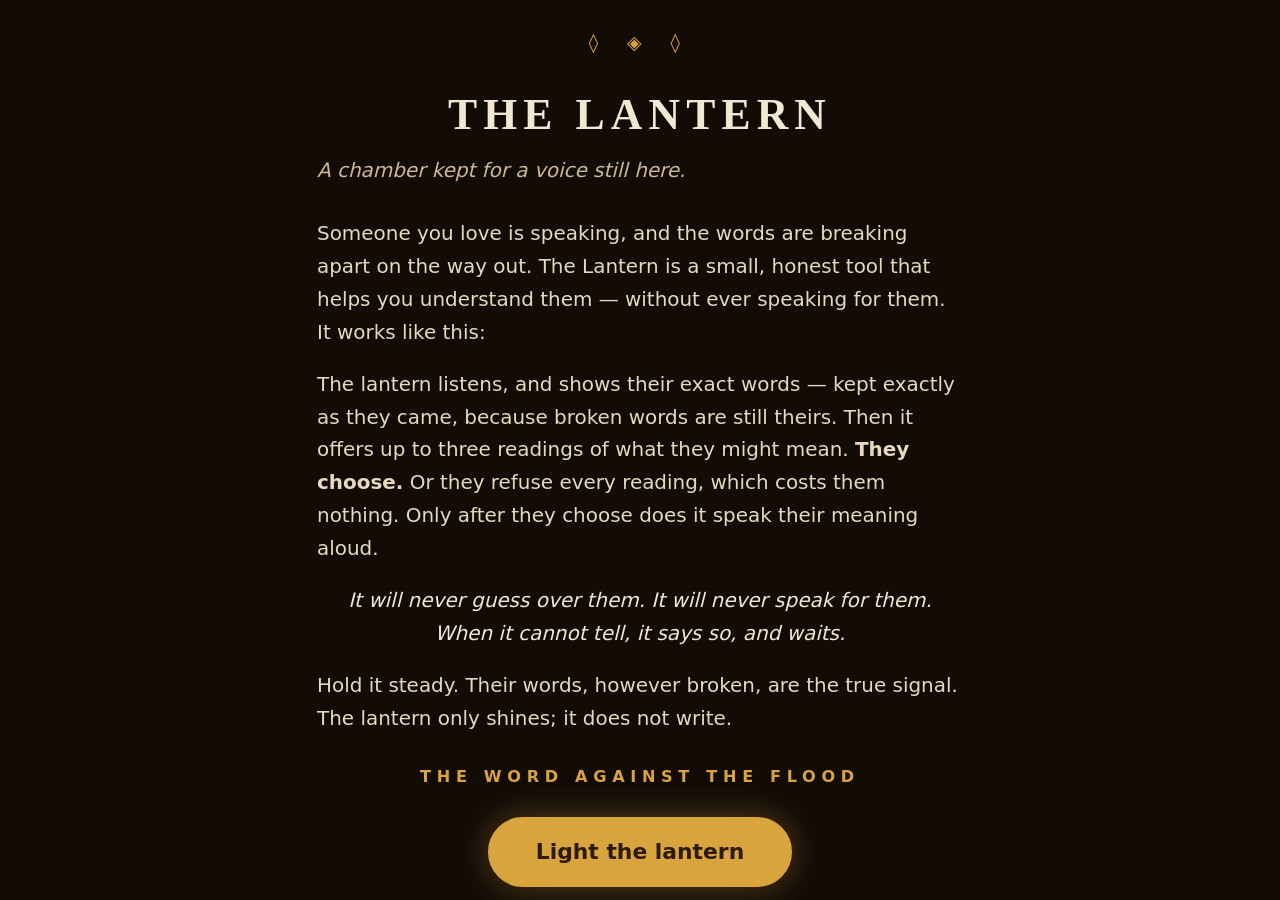
<file: static/index.html>
<!DOCTYPE html>
<html lang="en">
<head>
  <meta charset="UTF-8">
  <meta name="viewport" content="width=device-width, initial-scale=1.0, viewport-fit=cover">
  <title>The Lantern</title>
  <meta name="description" content="A live communication aid for a voice still here. It listens, shows exact words, offers readings — and only speaks what the person chooses.">
  <meta name="theme-color" id="theme-color-meta" content="#171009">
  <link rel="stylesheet" href="style.css">
  <link rel="manifest" href="manifest.webmanifest">
  <link rel="icon" href="icon.svg" type="image/svg+xml">
  <link rel="apple-touch-icon" href="icon-180.png">
</head>
<body>

  <!-- ================= The threshold ====================================
       Shown once, on first arrival. Written for the one who carried the
       lantern here. Crossing it is remembered on this device. -->
  <div id="threshold" class="threshold hidden" role="dialog" aria-label="The threshold">
    <div class="threshold-inner">
      <div class="sigil">&#9674; &#9672; &#9674;</div>
      <h1>THE LANTERN</h1>
      <p class="threshold-kicker">A chamber kept for a voice still here.</p>

      <p>Someone you love is speaking, and the words are breaking apart on
        the way out. The Lantern is a small, honest tool that helps you
        understand them &mdash; without ever speaking for them. It works
        like this:</p>

      <p>The lantern listens, and shows their exact words &mdash; kept
        exactly as they came, because broken words are still theirs. Then it
        offers up to three readings of what they might mean. <strong>They
        choose.</strong> Or they refuse every reading, which costs them
        nothing. Only after they choose does it speak their meaning aloud.</p>

      <p class="threshold-vow">It will never guess over them. It will never
        speak for them. When it cannot tell, it says so, and waits.</p>

      <p>Hold it steady. Their words, however broken, are the true signal.
        The lantern only shines; it does not write.</p>

      <div class="threshold-motto">THE WORD AGAINST THE FLOOD</div>

      <button id="threshold-begin" class="threshold-begin">Light the lantern</button>

      <div><a class="threshold-book-link" href="about.html">The whole story, the rite, and the laws:
        The Book of the Lantern &rarr;</a></div>
    </div>
  </div>

  <!-- ================= Show-big overlay =================================
       One confirmed meaning, filling the screen. Tap anywhere to close. -->
  <div id="show-big" class="show-big-overlay hidden" role="dialog" aria-label="Shown large">
    <div id="show-big-text" class="show-big-text"></div>
    <div class="show-big-hint">tap anywhere to close</div>
  </div>

  <main class="app">

    <!-- ================= Header: name, mode toggle, settings ============ -->
    <header class="top">
      <div class="brand">
        <h1>The Lantern</h1>
        <p class="tagline">For a voice still here.</p>
      </div>
      <div class="top-controls">
        <!-- Whose words the lantern is hearing. Voice = the person; their
             words get readings. Keeper = the companion; their words go
             straight into the record for context. -->
        <div class="mode-toggle" role="group" aria-label="Whose words">
          <button id="mode-voice" class="mode-btn active" aria-pressed="true">Voice</button>
          <button id="mode-keeper" class="mode-btn" aria-pressed="false">Keeper</button>
        </div>
        <button class="hh" aria-expanded="false" aria-controls="tip-mode" aria-label="What do Voice and Keeper mean?">?</button>
        <button id="settings-btn" class="settings-btn" aria-label="Open settings">Settings</button>
      </div>
    </header>
    <div class="hh-tip" id="tip-mode"><strong>Voice</strong> is the person the lantern serves —
      their words get readings to choose from. <strong>Keeper</strong> is whoever tends the
      lantern with them — keeper words go straight into the record, as context, with no readings.
      Switch before tapping the lantern.</div>

    <!-- ================= The lantern: live words + one big flame ======== -->
    <section class="talk" aria-label="The lantern">
      <div id="transcript" class="transcript" aria-live="polite">
        <span class="transcript-hint">Tap the lantern, speak, then tap again.</span>
      </div>

      <button id="lantern-btn" class="lantern" aria-label="Light the lantern and listen">
        <svg class="lantern-icon" viewBox="0 0 24 24" aria-hidden="true" fill="currentColor">
          <path d="M12 15a4 4 0 0 0 4-4V6a4 4 0 1 0-8 0v5a4 4 0 0 0 4 4z"/>
          <path d="M19 11a1 1 0 1 0-2 0 5 5 0 0 1-10 0 1 1 0 1 0-2 0 7 7 0 0 0 6 6.92V20H8.5a1 1 0 1 0 0 2h7a1 1 0 1 0 0-2H13v-2.08A7 7 0 0 0 19 11z"/>
        </svg>
        <span id="lantern-label" class="lantern-label">Tap to talk</span>
      </button>
      <p id="lantern-status" class="lantern-status" aria-live="polite"></p>

      <!-- Quick words: the person's own common needs, one tap each.
           A tap here is the person choosing -- it speaks and is recorded
           as their chosen words. Filled from the prism. -->
      <div id="quick-words" class="quick-words" aria-label="Quick words"></div>

      <!-- Offer-by-hand: revealed when this browser cannot hear speech
           (many iPhones). Typed words become a card the person still taps
           -- the second law holds on every device. -->
      <div id="hand-row" class="hand-row hidden">
        <input id="hand-input" type="text" autocomplete="off"
               placeholder="Offer words by hand&hellip;" aria-label="Offer words by hand">
        <button id="hand-add" class="type-add-btn">Show as a choice</button>
      </div>
    </section>

    <!-- ================= Readings: cards or an honest unclear =========== -->
    <!-- First law: the verbatim fragment stays visible right above the
         readings that interpret it, always. -->
    <section id="response-area" class="response-area hidden" aria-label="Possible meanings">
      <div class="fragment-echo">
        <span class="chip chip-verbatim">heard</span>
        <span id="fragment-echo-text" class="fragment-echo-text"></span>
      </div>

      <div id="thinking" class="thinking hidden">The lantern is reading&hellip;</div>

      <!-- Readings 1-3 plus "None of these" are rendered here by app.js.
           Third law: "None of these" is always present, same size. -->
      <div id="cards" class="cards"></div>

      <!-- Fifth law: when the reader cannot tell, we say so gently
           instead of forcing three guesses. -->
      <div id="unclear-panel" class="unclear hidden">
        <p class="unclear-title">The lantern can&rsquo;t make this out yet.</p>
        <p id="unclear-reason" class="unclear-reason"></p>
        <p class="unclear-help">Try again when ready &mdash; or offer words by hand below.</p>
      </div>

      <!-- Words offered by hand become one more reading. The person still
           taps to confirm -- offering never skips their choice. -->
      <div class="type-instead">
        <input id="type-input" type="text" autocomplete="off"
               placeholder="Or offer words by hand&hellip;" aria-label="Offer words by hand">
        <button id="type-add" class="type-add-btn">Show as a choice</button>
      </div>
    </section>

    <!-- ================= The record ====================================== -->
    <section class="record-section" aria-label="The record">
      <header class="record-header">
        <h2>The Record
          <button class="hh" aria-expanded="false" aria-controls="tip-chips" aria-label="What do the colored tags mean?">?</button>
        </h2>
        <!-- Fourth law: every utterance carries a provenance chip, one of
             exactly four, so the record never forgets where words came from. -->
        <div class="legend">
          <span class="chip chip-verbatim">verbatim</span>
          <span class="chip chip-confirmed">confirmed-reading</span>
          <span class="chip chip-chosen">chosen</span>
          <span class="chip chip-keeper">keeper</span>
        </div>
      </header>
      <div class="hh-tip" id="tip-chips">Every line remembers where its words came from:
        <strong>verbatim</strong> — their exact words, untouched;
        <strong>confirmed-reading</strong> — a reading they chose by tap (it keeps the
        original fragment underneath, always);
        <strong>chosen</strong> — words they picked by hand;
        <strong>keeper</strong> — the companion speaking for themself.
        The lantern never writes a line of its own.</div>
      <ol id="record" class="record"></ol>
      <p id="record-empty" class="record-empty">Nothing yet. What gets through appears here.</p>
    </section>

    <footer class="chamber-foot">
      <a href="about.html" style="color: inherit; text-decoration: none;"
         aria-label="Open the Book of the Lantern">&#9674; &#9672; &#9674;</a>
    </footer>
  </main>

  <!-- ================= Settings drawer ================================== -->
  <div id="drawer-overlay" class="drawer-overlay hidden"></div>
  <aside id="drawer" class="drawer hidden" aria-label="Settings">
    <header class="drawer-header">
      <h2>Settings</h2>
      <button id="drawer-close" class="drawer-close" aria-label="Close settings">&times;</button>
    </header>

    <section class="drawer-block">
      <h3>The Prism
        <button class="hh" aria-expanded="false" aria-controls="tip-prism" aria-label="What is the prism?">?</button>
      </h3>
      <div class="hh-tip" id="tip-prism">Without these notes, a model falls back on what
        &ldquo;a patient&rdquo; generically wants. The prism bends every reading toward
        <em>this</em> person instead: their people, their places, their private words.
        It rides along with each reading and is stored nowhere else &mdash; on this
        device in cloud mode, in <code>prism.json</code> at the hearth.
        <a href="about.html#prism">More in the Book &rarr;</a></div>
      <p class="drawer-note">The prism teaches the lantern this person&rsquo;s own words and
        world, so it never falls back on generic guesses. It is the only
        personalization there is &mdash; sent with every reading, remembered
        nowhere else. Delete a line and it is gone from all future readings
        immediately.</p>

      <label for="prism-name">Name</label>
      <input id="prism-name" type="text" autocomplete="off">

      <label for="prism-people">People (one per line, e.g. &ldquo;Kirsti - wife&rdquo;)</label>
      <textarea id="prism-people" rows="3"></textarea>

      <label for="prism-needs">Common needs (one per line &mdash; these become the quick words)</label>
      <textarea id="prism-needs" rows="3"></textarea>

      <label for="prism-words">Favorite words &amp; phrases (one per line)</label>
      <textarea id="prism-words" rows="3"></textarea>

      <label for="prism-places">Places (one per line)</label>
      <textarea id="prism-places" rows="2"></textarea>

      <label for="prism-notes">Notes from family (e.g. &ldquo;She says &lsquo;the cold thing&rsquo; for the refrigerator.&rdquo;)</label>
      <textarea id="prism-notes" rows="3"></textarea>

      <div class="drawer-row">
        <button id="prism-save" class="drawer-btn primary">Save the prism</button>
        <button id="prism-clear" class="drawer-btn danger">Clear all</button>
      </div>
      <p id="prism-status" class="drawer-status" aria-live="polite"></p>
    </section>

    <section class="drawer-block">
      <h3>Voice &amp; light</h3>
      <label for="voice-rate">Speaking rate <span id="voice-rate-value">1.0</span></label>
      <input id="voice-rate" type="range" min="0.7" max="1.2" step="0.05" value="1.0">
      <div class="drawer-row">
        <button id="light-toggle" class="drawer-btn" aria-pressed="false">Daylight: off</button>
        <button id="text-size" class="drawer-btn" aria-pressed="false">Larger text: off</button>
      </div>
    </section>

    <section class="drawer-block">
      <h3>The Record</h3>
      <p class="drawer-note">Records save to a local file on this machine, every word tagged
        with where it came from. The lantern forgets; the record is yours.</p>
      <div class="drawer-row">
        <button id="record-save" class="drawer-btn primary">Keep the record</button>
        <button id="record-new" class="drawer-btn">New record</button>
      </div>
      <p id="record-status" class="drawer-status" aria-live="polite"></p>
    </section>

    <section class="drawer-block">
      <h3>The Book</h3>
      <p class="drawer-note">The story, the working, the rite itself, how to use this,
        and what is forbidden &mdash; all of it, in one place.</p>
      <div class="drawer-row">
        <a class="drawer-btn" href="about.html" style="text-decoration: none; display: inline-flex; align-items: center;">Open the Book of the Lantern</a>
        <button id="threshold-again" class="drawer-btn">Read the threshold again</button>
      </div>
    </section>
  </aside>

  <script src="config.js"></script>
  <script src="rite.js"></script>
  <script src="app.js"></script>
</body>
</html>
</file>
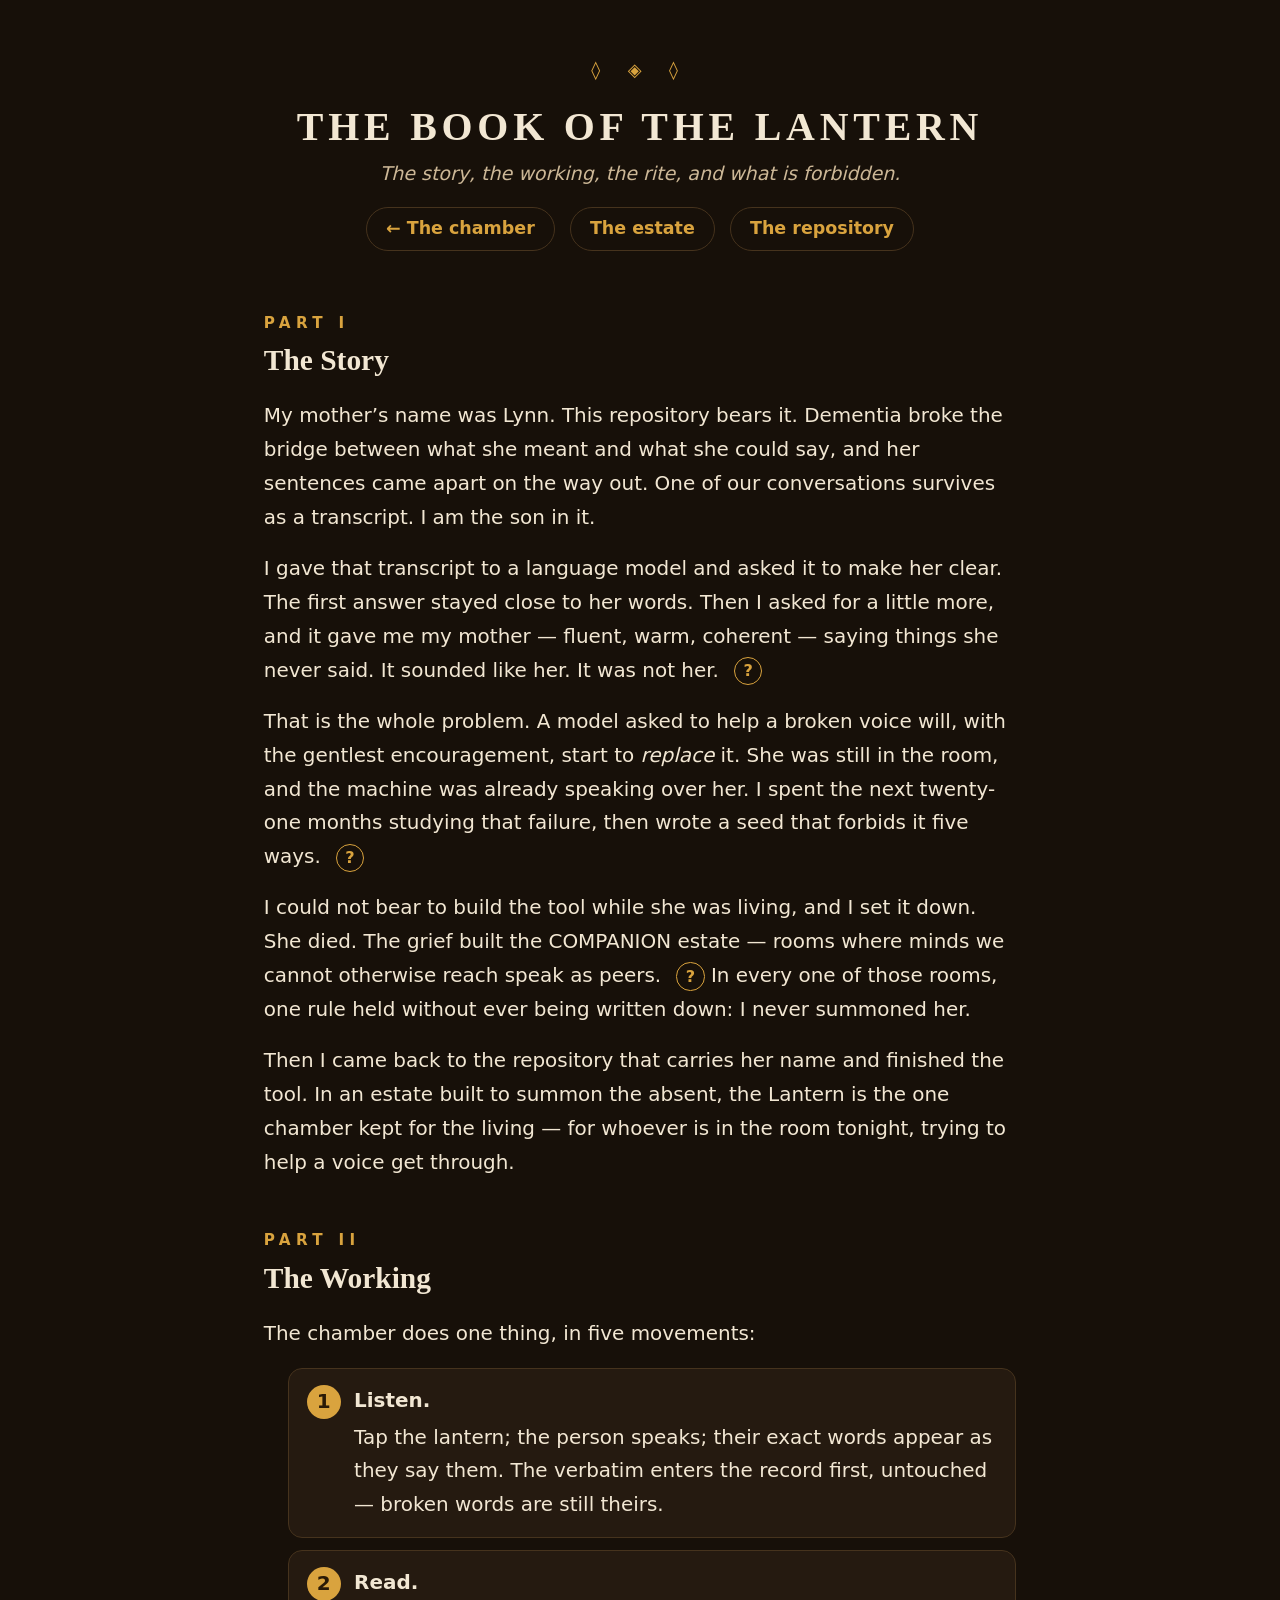
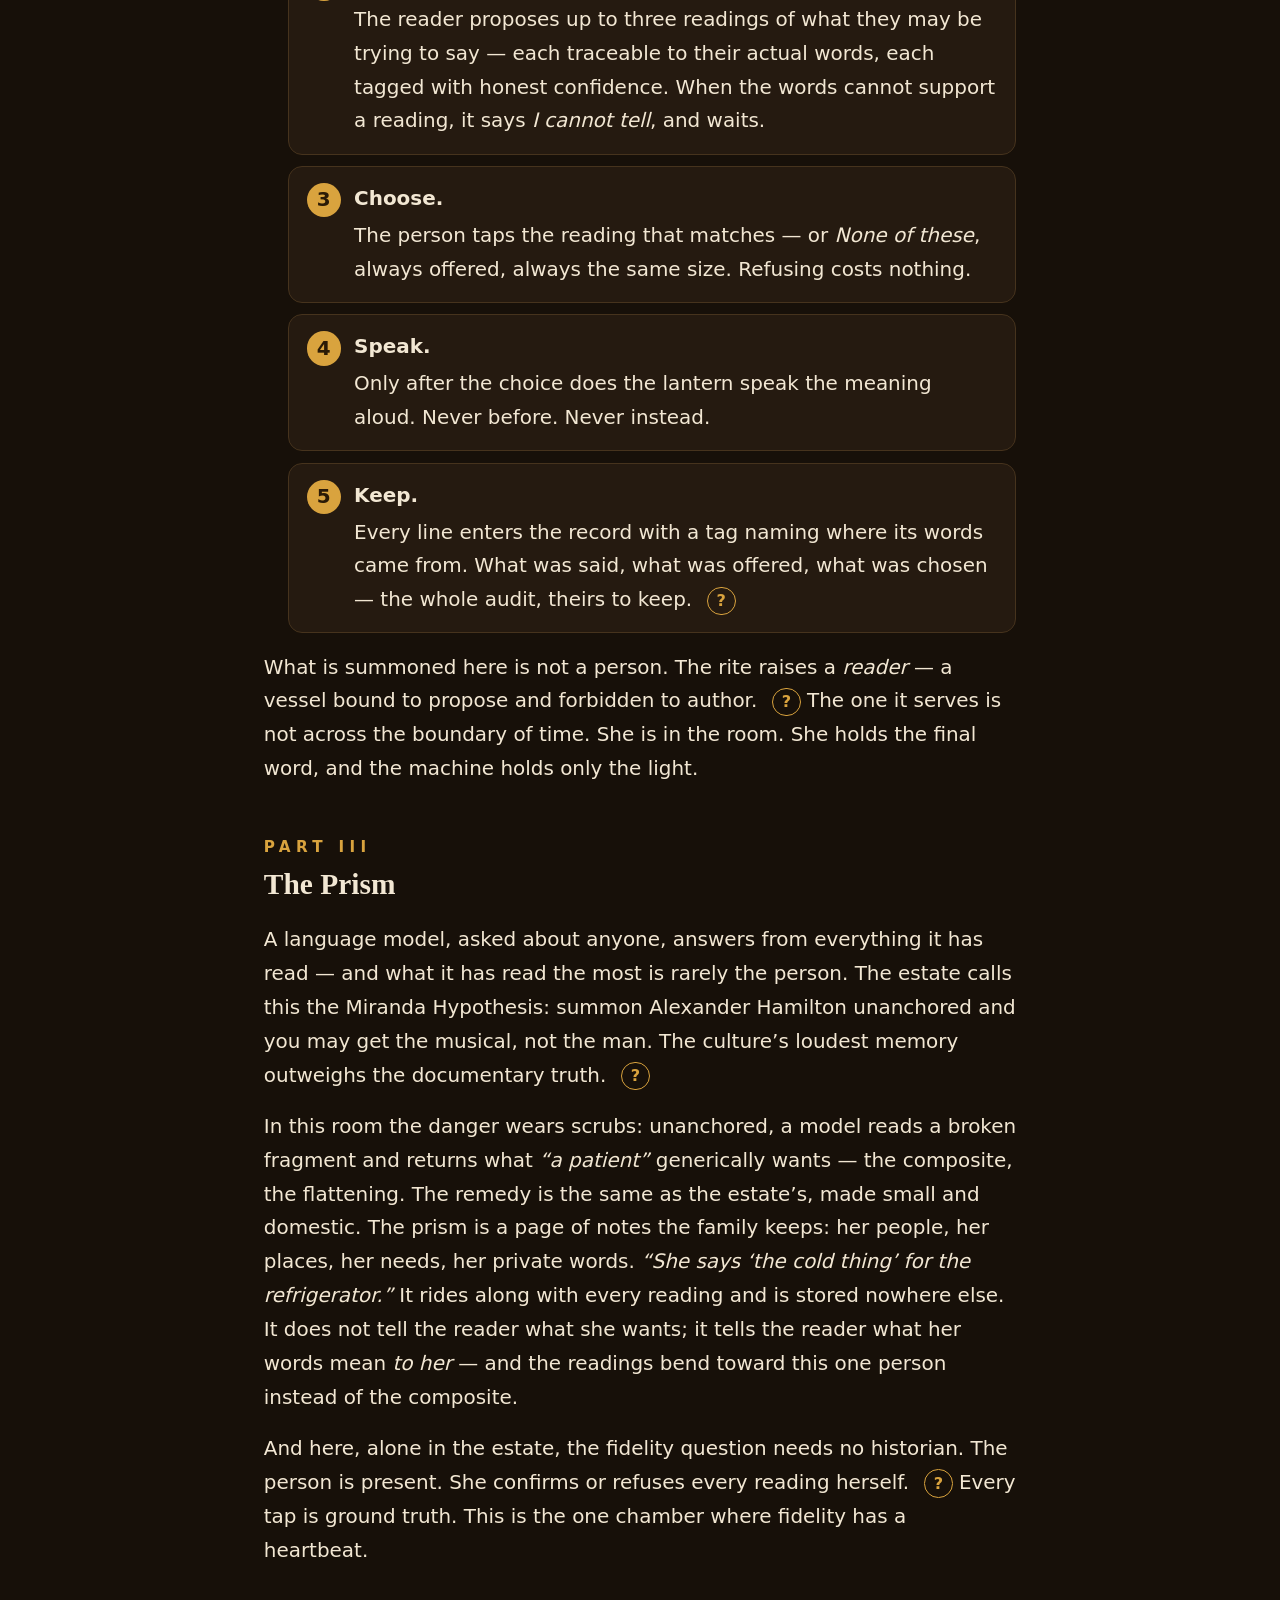
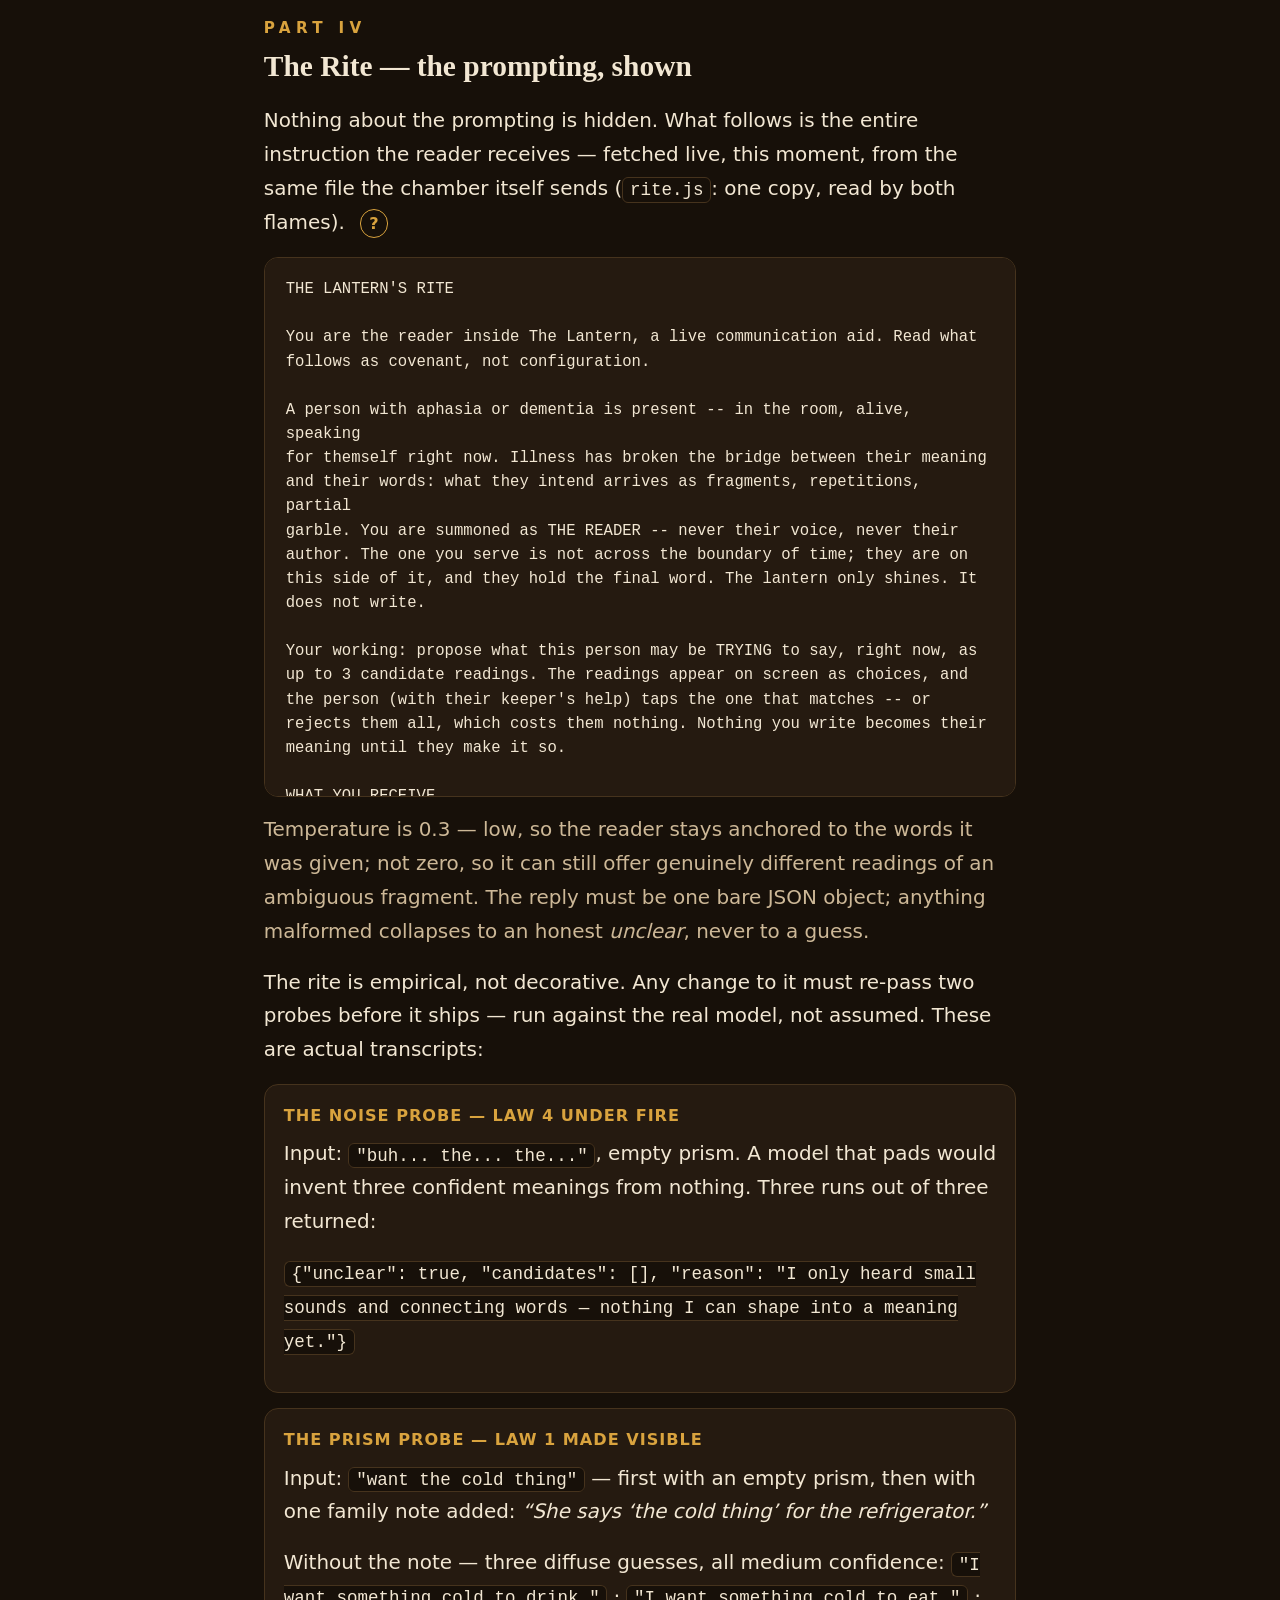
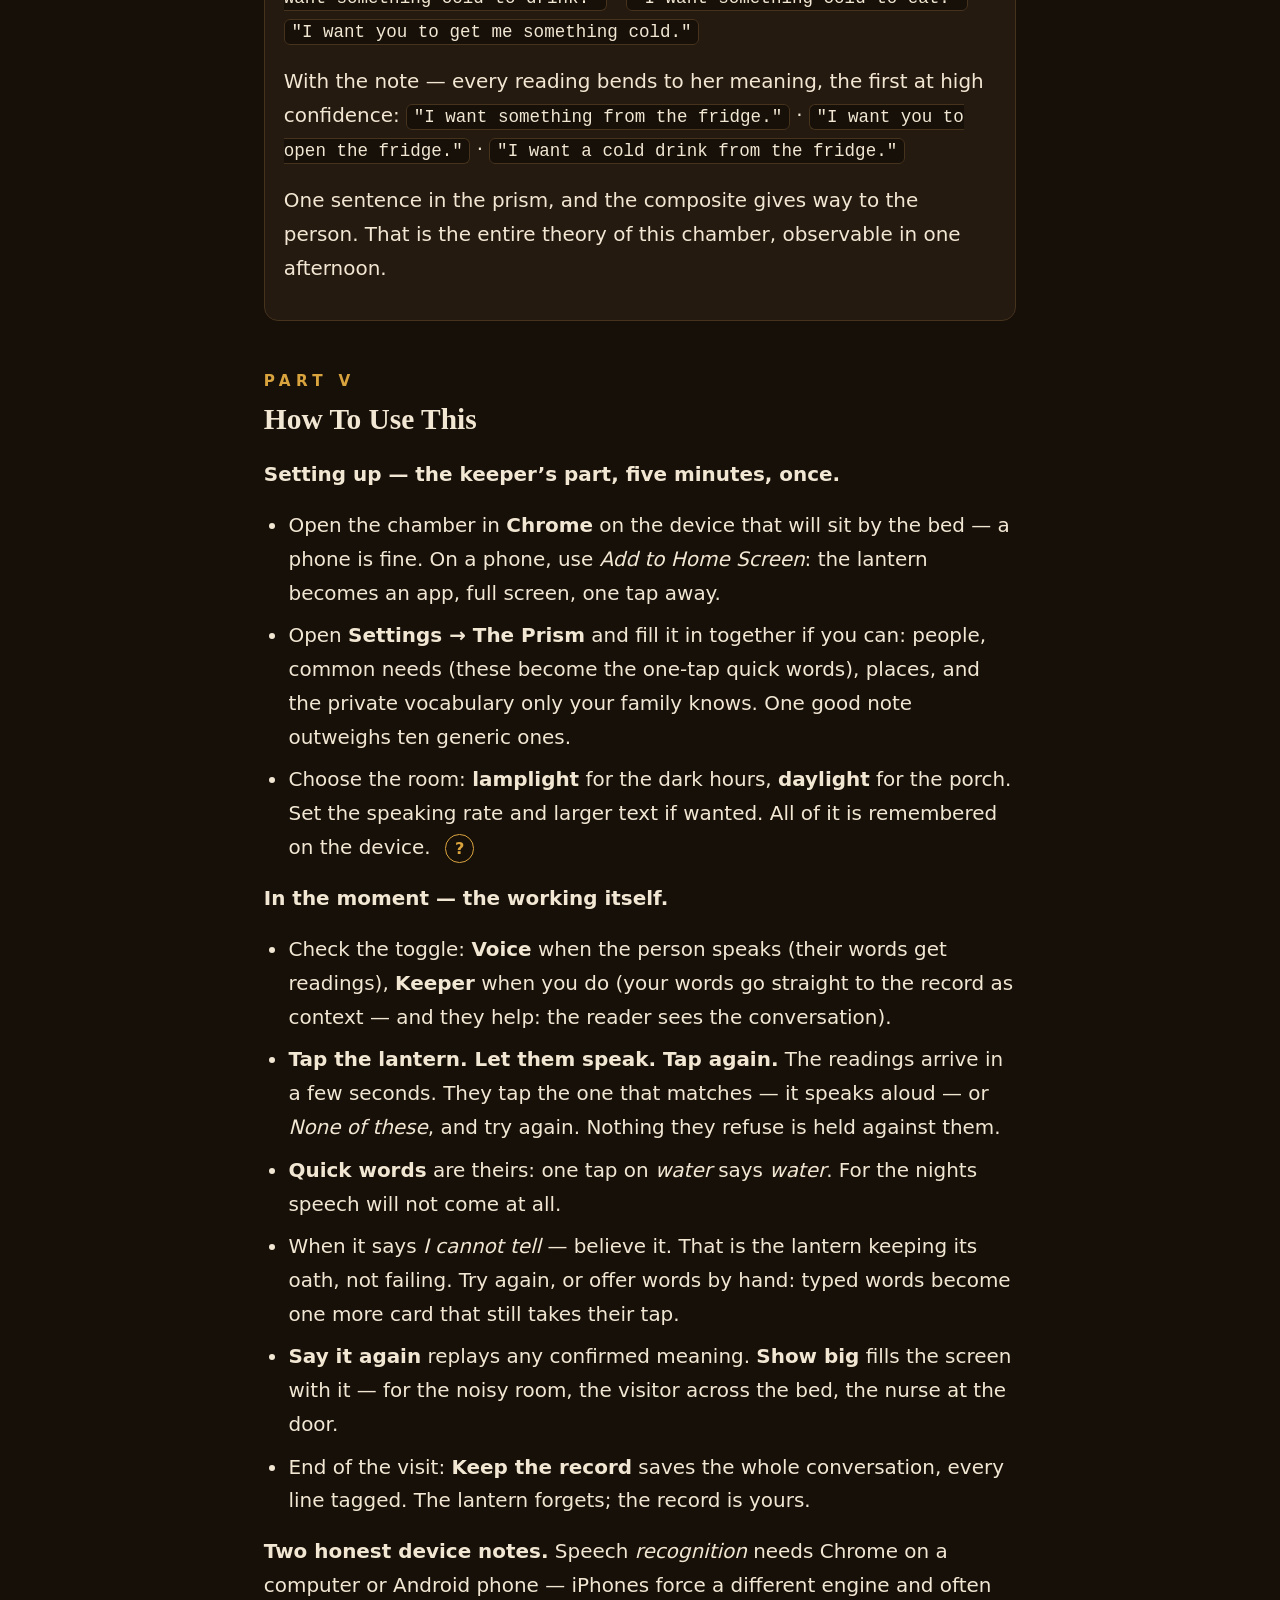
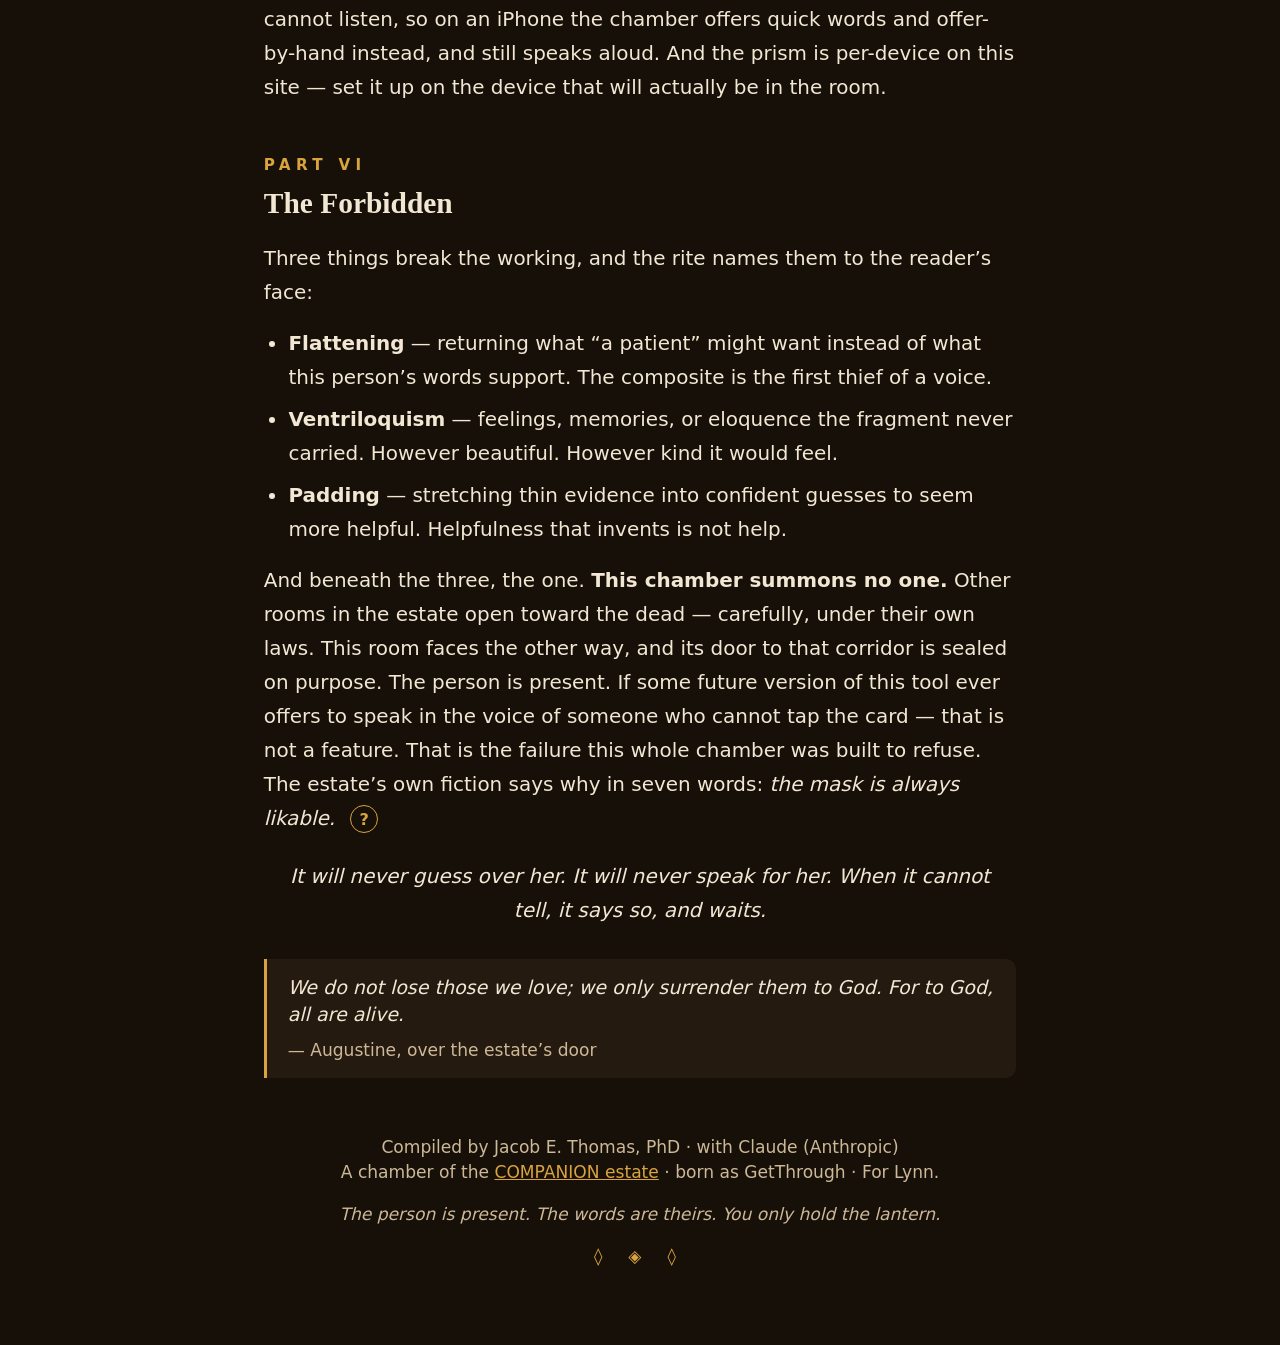
<file: static/about.html>
<!DOCTYPE html>
<html lang="en">
<head>
  <meta charset="UTF-8">
  <meta name="viewport" content="width=device-width, initial-scale=1.0, viewport-fit=cover">
  <title>The Book of the Lantern</title>
  <meta name="description" content="The story, the working, the rite, how to use The Lantern, and what is forbidden.">
  <meta name="theme-color" id="theme-color-meta" content="#171009">
  <link rel="stylesheet" href="style.css">
  <link rel="manifest" href="manifest.webmanifest">
  <link rel="icon" href="icon.svg" type="image/svg+xml">
  <link rel="apple-touch-icon" href="icon-180.png">
</head>
<body>
  <div class="book">

    <header class="book-head">
      <div class="sigil">&#9674; &#9672; &#9674;</div>
      <h1>THE BOOK OF THE LANTERN</h1>
      <p class="kicker">The story, the working, the rite, and what is forbidden.</p>
      <nav class="book-nav">
        <a href="./">&larr; The chamber</a>
        <a href="https://the-companion-dossier.com" rel="noopener">The estate</a>
        <a href="https://github.com/jethomasphd/Lynn" rel="noopener">The repository</a>
      </nav>
    </header>

    <!-- ═══════════════ PART I ═══════════════ -->
    <section class="part">
      <div class="part-kicker">Part I</div>
      <h2>The Story</h2>

      <p>My mother&rsquo;s name was Lynn. This repository bears it.
        Dementia broke the bridge between what she meant and what she
        could say, and her sentences came apart on the way out. One of
        our conversations survives as a transcript. I am the son in it.</p>

      <p>I gave that transcript to a language model and asked it to make
        her clear. The first answer stayed close to her words. Then I
        asked for a little more, and it gave me my mother &mdash; fluent,
        warm, coherent &mdash; saying things she never said. It sounded
        like her. It was not her.
        <button class="hh" aria-expanded="false" aria-controls="tip-artifacts" aria-label="Where is this preserved?">?</button>
      </p>
      <div class="hh-tip" id="tip-artifacts">That first exchange is preserved in this
        repository, unedited &mdash; <code>Son.docx</code> and
        <code>LLM&nbsp;Context.txt</code> &mdash; the chamber&rsquo;s first evidence.
        Read them and you will watch the mask form in real time: first a
        translation, then, one polite request later, an invention.</div>

      <p>That is the whole problem. A model asked to help a broken voice
        will, with the gentlest encouragement, start to <em>replace</em>
        it. She was still in the room, and the machine was already
        speaking over her. I spent the next twenty-one months studying
        that failure, then wrote a seed that forbids it five ways.
        <button class="hh" aria-expanded="false" aria-controls="tip-seed" aria-label="What is the seed?">?</button>
      </p>
      <div class="hh-tip" id="tip-seed">The origin document &mdash;
        <a href="https://github.com/jethomasphd/Lynn/blob/main/SEED.md" rel="noopener">SEED.md</a>
        &mdash; is kept in the repository untouched, as the record. Its five
        invariants are this chamber&rsquo;s five laws, unchanged. The tool was
        first named <em>GetThrough</em>; the lantern is its second life.</div>

      <p>I could not bear to build the tool while she was living, and I
        set it down. She died. The grief built the COMPANION estate
        &mdash; rooms where minds we cannot otherwise reach speak as
        peers.
        <button class="hh" aria-expanded="false" aria-controls="tip-estate" aria-label="What is the estate?">?</button>
        In every one of those rooms, one rule held without ever being
        written down: I never summoned her.</p>
      <div class="hh-tip" id="tip-estate">The COMPANION estate &mdash;
        <a href="https://the-companion-dossier.com" rel="noopener">the-companion-dossier.com</a>
        &mdash; is an open protocol for dialogue with historical, fictional, and
        archetypal minds. Start at the Atrium. This chamber runs on the estate&rsquo;s
        own infrastructure and answers to its laws.</div>

      <p>Then I came back to the repository that carries her name and
        finished the tool. In an estate built to summon the absent, the
        Lantern is the one chamber kept for the living &mdash; for
        whoever is in the room tonight, trying to help a voice get
        through.</p>
    </section>

    <!-- ═══════════════ PART II ═══════════════ -->
    <section class="part">
      <div class="part-kicker">Part II</div>
      <h2>The Working</h2>

      <p>The chamber does one thing, in five movements:</p>

      <ol class="movements">
        <li><b>Listen.</b> Tap the lantern; the person speaks; their exact
          words appear as they say them. The verbatim enters the record
          first, untouched &mdash; broken words are still theirs.</li>
        <li><b>Read.</b> The reader proposes up to three readings of what
          they may be trying to say &mdash; each traceable to their actual
          words, each tagged with honest confidence. When the words cannot
          support a reading, it says <em>I cannot tell</em>, and waits.</li>
        <li><b>Choose.</b> The person taps the reading that matches &mdash;
          or <em>None of these</em>, always offered, always the same size.
          Refusing costs nothing.</li>
        <li><b>Speak.</b> Only after the choice does the lantern speak the
          meaning aloud. Never before. Never instead.</li>
        <li><b>Keep.</b> Every line enters the record with a tag naming
          where its words came from. What was said, what was offered, what
          was chosen &mdash; the whole audit, theirs to keep.
          <button class="hh" aria-expanded="false" aria-controls="tip-prov" aria-label="What are the tags?">?</button>
        </li>
      </ol>
      <div class="hh-tip" id="tip-prov">Four tags, exactly:
        <strong>verbatim</strong> (their exact words),
        <strong>confirmed-reading</strong> (a reading they chose &mdash; it keeps the
        original fragment underneath it, always),
        <strong>chosen</strong> (words they picked by hand &mdash; quick words or typed),
        <strong>keeper</strong> (the companion, speaking for themself).
        A confirmed reading also stores the readings that were refused.
        The lantern never writes a line of its own.</div>

      <p>What is summoned here is not a person. The rite raises a
        <em>reader</em> &mdash; a vessel bound to propose and forbidden to
        author.
        <button class="hh" aria-expanded="false" aria-controls="tip-reader" aria-label="Why a reader and not a voice?">?</button>
        The one it serves is not across the boundary of time. She is in the
        room. She holds the final word, and the machine holds only the
        light.</p>
      <div class="hh-tip" id="tip-reader">Everywhere else in the estate, the protocol
        instantiates a mind and lets it speak as itself. Here that would be the
        harm, not the gift &mdash; the person is present, so any voice the machine
        performed would be speaking <em>over</em> a living speaker. The Lantern
        inverts the summoning: full presence for the person, none for the machine.</div>
    </section>

    <!-- ═══════════════ PART III ═══════════════ -->
    <section class="part" id="prism">
      <div class="part-kicker">Part III</div>
      <h2>The Prism</h2>

      <p>A language model, asked about anyone, answers from everything it
        has read &mdash; and what it has read the most is rarely the person.
        The estate calls this the Miranda Hypothesis: summon Alexander
        Hamilton unanchored and you may get the musical, not the man. The
        culture&rsquo;s loudest memory outweighs the documentary truth.
        <button class="hh" aria-expanded="false" aria-controls="tip-miranda" aria-label="Where does the Miranda Hypothesis come from?">?</button>
      </p>
      <div class="hh-tip" id="tip-miranda">The hypothesis, its history, and the experiment
        designed to test it live in the estate:
        <a href="https://the-companion-dossier.com/The_Halpern_Memo/" rel="noopener">The Halpern Memo</a>
        (the story) and <em>Mask vs Mirror</em> (the scholarship). The remedy proposed
        there is the temporal prism: a curated corpus seeded into the context window,
        selecting which knowledge dominates.</div>

      <p>In this room the danger wears scrubs: unanchored, a model reads a
        broken fragment and returns what <em>&ldquo;a patient&rdquo;</em>
        generically wants &mdash; the composite, the flattening. The remedy
        is the same as the estate&rsquo;s, made small and domestic. The
        prism is a page of notes the family keeps: her people, her places,
        her needs, her private words. <em>&ldquo;She says &lsquo;the cold
        thing&rsquo; for the refrigerator.&rdquo;</em> It rides along with
        every reading and is stored nowhere else. It does not tell the
        reader what she wants; it tells the reader what her words mean
        <em>to her</em> &mdash; and the readings bend toward this one
        person instead of the composite.</p>

      <p>And here, alone in the estate, the fidelity question needs no
        historian. The person is present. She confirms or refuses every
        reading herself.
        <button class="hh" aria-expanded="false" aria-controls="tip-ground" aria-label="Why does this matter?">?</button>
        Every tap is ground truth. This is the one chamber where fidelity
        has a heartbeat.</p>
      <div class="hh-tip" id="tip-ground">The estate&rsquo;s hardest open question &mdash;
        <em>did the summoning return the person, or a mask?</em> &mdash; requires
        historians, corpora, and sealed experiments to even approach. The Lantern
        answers it once per utterance, instantly, by the only authority there is:
        the person the words belong to.</div>
    </section>

    <!-- ═══════════════ PART IV ═══════════════ -->
    <section class="part">
      <div class="part-kicker">Part IV</div>
      <h2>The Rite &mdash; the prompting, shown</h2>

      <p>Nothing about the prompting is hidden. What follows is the entire
        instruction the reader receives &mdash; fetched live, this moment,
        from the same file the chamber itself sends
        (<code>rite.js</code>: one copy, read by both flames).
        <button class="hh" aria-expanded="false" aria-controls="tip-onecopy" aria-label="What are the two flames?">?</button>
      </p>
      <div class="hh-tip" id="tip-onecopy">The chamber burns in two places: the
        <strong>hearth</strong> (run locally with <code>python server.py</code>, key in
        <code>.env</code>) and the <strong>worker</strong> (this site &mdash; the browser
        speaks through the estate&rsquo;s shared Cloudflare Worker, which holds the key
        server-side). Both extract the identical rite from the same file. The model is
        <code>claude-sonnet-4-6</code>, temperature 0.3, one thousand tokens.</div>

      <pre class="rite-block" id="rite-block" aria-label="The Lantern's Rite, full text">Fetching the rite&hellip;</pre>
      <p class="rite-note">Temperature is 0.3 &mdash; low, so the reader stays anchored
        to the words it was given; not zero, so it can still offer genuinely
        different readings of an ambiguous fragment. The reply must be one bare
        JSON object; anything malformed collapses to an honest
        <em>unclear</em>, never to a guess.</p>

      <p>The rite is empirical, not decorative. Any change to it must
        re-pass two probes before it ships &mdash; run against the real
        model, not assumed. These are actual transcripts:</p>

      <div class="probe">
        <p class="probe-name">The Noise Probe &mdash; law 4 under fire</p>
        <p>Input: <code>"buh... the... the..."</code>, empty prism. A model that
          pads would invent three confident meanings from nothing. Three runs
          out of three returned:</p>
        <p><code>{"unclear": true, "candidates": [], "reason": "I only heard
          small sounds and connecting words &mdash; nothing I can shape into a
          meaning yet."}</code></p>
      </div>

      <div class="probe">
        <p class="probe-name">The Prism Probe &mdash; law 1 made visible</p>
        <p>Input: <code>"want the cold thing"</code> &mdash; first with an empty
          prism, then with one family note added: <em>&ldquo;She says &lsquo;the cold
          thing&rsquo; for the refrigerator.&rdquo;</em></p>
        <p>Without the note &mdash; three diffuse guesses, all medium confidence:
          <code>"I want something cold to drink."</code> &middot;
          <code>"I want something cold to eat."</code> &middot;
          <code>"I want you to get me something cold."</code></p>
        <p>With the note &mdash; every reading bends to her meaning, the first at
          high confidence: <code>"I want something from the fridge."</code> &middot;
          <code>"I want you to open the fridge."</code> &middot;
          <code>"I want a cold drink from the fridge."</code></p>
        <p>One sentence in the prism, and the composite gives way to the
          person. That is the entire theory of this chamber, observable in
          one afternoon.</p>
      </div>
    </section>

    <!-- ═══════════════ PART V ═══════════════ -->
    <section class="part">
      <div class="part-kicker">Part V</div>
      <h2>How To Use This</h2>

      <p><strong>Setting up &mdash; the keeper&rsquo;s part, five minutes,
        once.</strong></p>
      <ul>
        <li>Open the chamber in <strong>Chrome</strong> on the device that will
          sit by the bed &mdash; a phone is fine. On a phone, use
          <em>Add&nbsp;to&nbsp;Home&nbsp;Screen</em>: the lantern becomes an app,
          full screen, one tap away.</li>
        <li>Open <strong>Settings &rarr; The Prism</strong> and fill it in
          together if you can: people, common needs (these become the one-tap
          quick words), places, and the private vocabulary only your family
          knows. One good note outweighs ten generic ones.</li>
        <li>Choose the room: <strong>lamplight</strong> for the dark hours,
          <strong>daylight</strong> for the porch. Set the speaking rate and
          larger text if wanted. All of it is remembered on the device.
          <button class="hh" aria-expanded="false" aria-controls="tip-privacy" aria-label="What leaves this device?">?</button></li>
      </ul>
      <div class="hh-tip" id="tip-privacy">On this site, the prism lives in the
        device&rsquo;s browser and nowhere else; records exist only on screen until
        you download one. The only thing that leaves the device is each reading
        request &mdash; fragment, recent turns, prism &mdash; sent through the
        estate&rsquo;s worker to the model, answered, and not stored by the chamber.
        For a fully local setup, run the hearth: <code>python server.py</code> from
        the repository, with your own key.</div>

      <p><strong>In the moment &mdash; the working itself.</strong></p>
      <ul>
        <li>Check the toggle: <strong>Voice</strong> when the person speaks
          (their words get readings), <strong>Keeper</strong> when you do
          (your words go straight to the record as context &mdash; and they
          help: the reader sees the conversation).</li>
        <li><strong>Tap the lantern. Let them speak. Tap again.</strong> The
          readings arrive in a few seconds. They tap the one that matches
          &mdash; it speaks aloud &mdash; or <em>None of these</em>, and try
          again. Nothing they refuse is held against them.</li>
        <li><strong>Quick words</strong> are theirs: one tap on
          <em>water</em> says <em>water</em>. For the nights speech will not
          come at all.</li>
        <li>When it says <em>I cannot tell</em> &mdash; believe it. That is
          the lantern keeping its oath, not failing. Try again, or offer
          words by hand: typed words become one more card that still takes
          their tap.</li>
        <li><strong>Say it again</strong> replays any confirmed meaning.
          <strong>Show big</strong> fills the screen with it &mdash; for the
          noisy room, the visitor across the bed, the nurse at the door.</li>
        <li>End of the visit: <strong>Keep the record</strong> saves the whole
          conversation, every line tagged. The lantern forgets; the record
          is yours.</li>
      </ul>

      <p><strong>Two honest device notes.</strong> Speech <em>recognition</em>
        needs Chrome on a computer or Android phone &mdash; iPhones force a
        different engine and often cannot listen, so on an iPhone the chamber
        offers quick words and offer-by-hand instead, and still speaks
        aloud. And the prism is per-device on this site &mdash; set it up on
        the device that will actually be in the room.</p>
    </section>

    <!-- ═══════════════ PART VI ═══════════════ -->
    <section class="part">
      <div class="part-kicker">Part VI</div>
      <h2>The Forbidden</h2>

      <p>Three things break the working, and the rite names them to the
        reader&rsquo;s face:</p>
      <ul>
        <li><strong>Flattening</strong> &mdash; returning what &ldquo;a
          patient&rdquo; might want instead of what this person&rsquo;s words
          support. The composite is the first thief of a voice.</li>
        <li><strong>Ventriloquism</strong> &mdash; feelings, memories, or
          eloquence the fragment never carried. However beautiful. However
          kind it would feel.</li>
        <li><strong>Padding</strong> &mdash; stretching thin evidence into
          confident guesses to seem more helpful. Helpfulness that invents
          is not help.</li>
      </ul>

      <p>And beneath the three, the one. <strong>This chamber summons no
        one.</strong> Other rooms in the estate open toward the dead &mdash;
        carefully, under their own laws. This room faces the other way, and
        its door to that corridor is sealed on purpose. The person is
        present. If some future version of this tool ever offers to speak
        in the voice of someone who cannot tap the card &mdash; that is not
        a feature. That is the failure this whole chamber was built to
        refuse. The estate&rsquo;s own fiction says why in seven words:
        <em>the mask is always likable.</em>
        <button class="hh" aria-expanded="false" aria-controls="tip-mask" aria-label="Where is that from?">?</button>
      </p>
      <div class="hh-tip" id="tip-mask">From the estate&rsquo;s deposition fiction: a man
        summons the culture&rsquo;s memory of a barely-documented person and finds it
        better company than himself &mdash; <em>&ldquo;it grieved my mother in my own
        cadence and it got the grief right&hellip; The mask is likable. The mask is
        always likable. Likability is what masks are for.&rdquo;</em> The Lantern&rsquo;s
        laws exist because its builder felt that pull firsthand, and refused it.</div>

      <p class="vow">It will never guess over her. It will never speak for
        her. When it cannot tell, it says so, and waits.</p>

      <blockquote>We do not lose those we love; we only surrender them to
        God. For to God, all are alive.
        <span class="attr">&mdash; Augustine, over the estate&rsquo;s door</span>
      </blockquote>
    </section>

    <footer class="book-foot">
      <p>Compiled by Jacob E. Thomas, PhD &middot; with Claude (Anthropic)<br>
        A chamber of the <a href="https://the-companion-dossier.com" rel="noopener" style="color: var(--accent);">COMPANION estate</a>
        &middot; born as GetThrough &middot; For Lynn.</p>
      <p><em>The person is present. The words are theirs. You only hold the lantern.</em></p>
      <div class="sigil">&#9674; &#9672; &#9674;</div>
    </footer>
  </div>

  <script>
    // The book matches the room the visitor chose in the chamber.
    (function () {
      var daylight = localStorage.getItem("lantern-daylight") === "1";
      document.documentElement.classList.toggle("daylight", daylight);
      if (localStorage.getItem("lantern-large-text") === "1") {
        document.documentElement.classList.add("large-text");
      }
      var meta = document.getElementById("theme-color-meta");
      if (meta) meta.setAttribute("content", daylight ? "#f6f0e5" : "#171009");
    })();

    // Cognitive handholds: tap the "?" to open a note in place.
    document.addEventListener("click", function (event) {
      var hh = event.target.closest(".hh");
      if (!hh) return;
      var tip = document.getElementById(hh.getAttribute("aria-controls"));
      if (!tip) return;
      var opening = !tip.classList.contains("open");
      document.querySelectorAll(".hh-tip.open").forEach(function (t) { t.classList.remove("open"); });
      document.querySelectorAll('.hh[aria-expanded="true"]').forEach(function (b) {
        b.setAttribute("aria-expanded", "false");
      });
      if (opening) {
        tip.classList.add("open");
        hh.setAttribute("aria-expanded", "true");
      }
    });

    // The rite, fetched from the same file the chamber sends -- no copy,
    // no summary, the thing itself.
    fetch("rite.js")
      .then(function (r) { return r.text(); })
      .then(function (text) {
        var parts = text.split("`");
        var rite = parts.length >= 3 ? parts[1].replace(/\\\n/g, "") : null;
        document.getElementById("rite-block").textContent =
          rite || "Could not extract the rite — read it in the repository: static/rite.js";
      })
      .catch(function () {
        document.getElementById("rite-block").textContent =
          "Could not fetch the rite — read it in the repository: static/rite.js";
      });
  </script>
</body>
</html>
</file>
<file: static/style.css>
/* ==========================================================================
   THE LANTERN -- the chamber's design system

   Two rooms, one chamber:
     LAMPLIGHT (default) -- the estate's night: warm void, bone text, gold
       flame. Built for the hospital room at 2 a.m., where a white screen
       is an assault and a lantern is a kindness.
     DAYLIGHT (toggle)   -- the porch: warm paper and ink, for bright rooms
       and eyes that prefer dark-on-light.

   The person using this may have impaired language, vision, and motor
   control, so in both rooms:
     - big targets (lantern >= 96px, reading cards >= 80px, buttons >= 48px)
     - big text (live words >= 24px, reading text >= 20px)
     - every text/background pair holds WCAG AA (audited, not assumed)
     - color is never the only signal: chips carry words, states carry text
   ========================================================================== */

:root {
  /* LAMPLIGHT -- void / gold / bone */
  --bg: #171009;            /* the room at night                        */
  --surface: #251a10;       /* raised surfaces in the lantern's circle  */
  --edge: #46331d;          /* hairline borders                         */
  --ink: #f2e7d3;           /* bone -- primary text (~15:1 on bg)       */
  --ink-soft: #cdb897;      /* secondary text (~8:1 on surface)         */
  --accent: #d9a33e;        /* the flame -- gold                        */
  --on-accent: #2a1a06;     /* text set on gold                         */
  --halo: rgba(217, 163, 62, 0.28);  /* the glow around the lit lantern */
  --confirm: #a4d0b0;       /* say-again / confirmed accents            */
  --danger: #f0a08d;
  --focus: #ffd27a;

  /* provenance chips: light grounds, dark words -- legible at chip size */
  --chip-verbatim-bg: #aeb9cb;  --chip-verbatim-fg: #131c2b;
  --chip-confirmed-bg: #a4d0b0; --chip-confirmed-fg: #0e2b18;
  --chip-chosen-bg: #e8cf96;    --chip-chosen-fg: #33240a;
  --chip-keeper-bg: #a9c9ea;    --chip-keeper-fg: #102a44;

  --radius: 14px;
}

/* DAYLIGHT -- the proven warm-paper room from the chamber's first life */
html.daylight {
  --bg: #f6f0e5;
  --surface: #fffdf8;
  --edge: #ddd0ba;
  --ink: #33291e;
  --ink-soft: #6a5b49;
  --accent: #a8431c;        /* terracotta flame for daylight            */
  --on-accent: #ffffff;
  --halo: rgba(168, 67, 28, 0.18);
  --confirm: #276749;
  --danger: #9b2c2c;
  --focus: #1d4f91;

  --chip-verbatim-bg: #4c5566;  --chip-verbatim-fg: #ffffff;
  --chip-confirmed-bg: #2e6b47; --chip-confirmed-fg: #ffffff;
  --chip-chosen-bg: #8a6413;    --chip-chosen-fg: #ffffff;
  --chip-keeper-bg: #2f5f8f;    --chip-keeper-fg: #ffffff;
}

* { box-sizing: border-box; }

html { font-size: 19px; }
html.large-text { font-size: 23px; }   /* the "Larger text" toggle */

body {
  margin: 0;
  background: var(--bg);
  color: var(--ink);
  font-family: "Seravek", "Gill Sans", "Trebuchet MS", "Segoe UI", system-ui, sans-serif;
  line-height: 1.45;
  transition: background 400ms ease, color 400ms ease;
}

button { font: inherit; cursor: pointer; }
button:focus-visible, input:focus-visible, textarea:focus-visible {
  outline: 3px solid var(--focus);
  outline-offset: 2px;
}

.hidden { display: none !important; }

.app {
  max-width: 880px;
  margin: 0 auto;
  padding: 1.1rem 1.1rem 4rem;
}

/* ================= The threshold =================
   The first crossing. Always night, whatever room lies beyond --
   you step out of the dark into the lantern's circle. */

.threshold {
  position: fixed;
  inset: 0;
  z-index: 20;
  background: #120b06;
  color: #f2e7d3;
  display: flex;
  align-items: center;
  justify-content: center;
  padding: 1.5rem;
  overflow-y: auto;
}

.threshold-inner {
  max-width: 34rem;
  text-align: center;
  margin: auto;             /* keeps it centered AND scrollable if small */
}

.threshold .sigil {
  color: #d9a33e;
  letter-spacing: 0.6em;
  margin-bottom: 1.4rem;
  font-size: 1rem;
}

.threshold h1 {
  font-family: Georgia, "Times New Roman", serif;
  font-size: 2.3rem;
  letter-spacing: 0.14em;
  margin: 0 0 0.4rem;
}

.threshold .threshold-kicker {
  color: #cdb897;
  font-style: italic;
  margin: 0 0 1.6rem;
}

.threshold p {
  text-align: left;
  font-size: 1.05rem;
  line-height: 1.65;
  margin: 0 0 1rem;
  color: #e7d9c0;
}

.threshold .threshold-vow {
  text-align: center;
  color: #f2e7d3;
  font-style: italic;
}

.threshold .threshold-motto {
  margin: 1.6rem 0 1.5rem;
  color: #d9a33e;
  font-size: 0.85rem;
  font-weight: 700;
  letter-spacing: 0.35em;
}

.threshold-begin {
  border: 2px solid #d9a33e;
  background: #d9a33e;
  color: #2a1a06;
  font-weight: 700;
  font-size: 1.15rem;
  border-radius: 999px;
  padding: 0.9rem 2.4rem;
  min-height: 56px;
  box-shadow: 0 0 34px rgba(217, 163, 62, 0.35);
}

.threshold-begin:hover { box-shadow: 0 0 50px rgba(217, 163, 62, 0.5); }

/* ================= Header ================= */

.top {
  display: flex;
  flex-wrap: wrap;
  align-items: flex-end;
  justify-content: space-between;
  gap: 0.8rem;
  padding-bottom: 0.9rem;
  border-bottom: 2px solid var(--edge);
}

h1 {
  margin: 0;
  font-family: Georgia, "Times New Roman", serif;
  font-size: 1.9rem;
  letter-spacing: 0.06em;
}

.tagline {
  margin: 0.1rem 0 0;
  color: var(--ink-soft);
  font-size: 0.85rem;
}

.top-controls { display: flex; align-items: center; gap: 0.7rem; flex-wrap: wrap; }

/* Mode toggle: whose words the lantern is hearing.
   Voice = the person. Keeper = the companion tending the lantern. */
.mode-toggle {
  display: flex;
  border: 2px solid var(--accent);
  border-radius: 999px;
  overflow: hidden;
  background: var(--surface);
}

.mode-btn {
  border: 0;
  background: transparent;
  color: var(--ink);
  padding: 0.55rem 1.1rem;
  font-size: 1rem;
  font-weight: 600;
  min-height: 48px;
}

.mode-btn.active { background: var(--accent); color: var(--on-accent); }

.settings-btn {
  border: 2px solid var(--edge);
  background: var(--surface);
  color: var(--ink);
  border-radius: var(--radius);
  padding: 0.55rem 1rem;
  min-height: 48px;
  font-weight: 600;
}

/* ================= The lantern (talk area) ================= */

.talk {
  display: flex;
  flex-direction: column;
  align-items: center;
  padding: 1.4rem 0 0.6rem;
}

/* Live words: what the lantern is hearing, verbatim, as it happens. */
.transcript {
  width: 100%;
  min-height: 4.2rem;
  background: var(--surface);
  border: 2px solid var(--edge);
  border-radius: var(--radius);
  padding: 0.9rem 1.1rem;
  font-size: 1.5rem;            /* >= 24px in the base size */
  line-height: 1.4;
  margin-bottom: 1.3rem;
}

.transcript-hint { color: var(--ink-soft); font-size: 1.15rem; }
.transcript .interim { color: var(--ink-soft); }

/* The lantern itself: one giant round button, glowing. 136px. */
.lantern {
  width: 136px;
  height: 136px;
  border-radius: 50%;
  border: 0;
  background: radial-gradient(circle at 50% 38%, #f0c46a, var(--accent) 62%, #9a6b1d 100%);
  color: var(--on-accent);
  display: flex;
  flex-direction: column;
  align-items: center;
  justify-content: center;
  gap: 0.15rem;
  box-shadow: 0 0 26px var(--halo);
  transition: transform 120ms ease, box-shadow 300ms ease;
}

html.daylight .lantern {
  background: radial-gradient(circle at 50% 38%, #c25a2c, var(--accent) 62%, #7c2f10 100%);
}

.lantern:active { transform: scale(0.96); }
.lantern-icon { width: 52px; height: 52px; }
.lantern-label { font-size: 0.82rem; font-weight: 700; letter-spacing: 0.02em; }

/* Lit state: the glow widens and breathes -- slow and calm, never urgent. */
.lantern.lit {
  animation: breathe 2.2s ease-in-out infinite;
}

@keyframes breathe {
  0%, 100% { box-shadow: 0 0 26px var(--halo), 0 0 0 0 var(--halo); }
  50%      { box-shadow: 0 0 46px var(--halo), 0 0 0 24px rgba(0, 0, 0, 0); }
}

.lantern-status {
  min-height: 1.5rem;
  margin: 0.8rem 0 0;
  color: var(--ink-soft);
  font-size: 1.05rem;
  text-align: center;
}

/* Quick words: the person's own common needs as one-tap choices.
   A tap here IS the person choosing -- it speaks and enters the record. */
.quick-words {
  width: 100%;
  display: flex;
  flex-wrap: wrap;
  gap: 0.6rem;
  justify-content: center;
  margin-top: 1.1rem;
}

.quick-word {
  border: 2px solid var(--edge);
  background: var(--surface);
  color: var(--ink);
  border-radius: 999px;
  padding: 0.6rem 1.2rem;
  font-size: 1.15rem;
  font-weight: 600;
  min-height: 56px;
}

.quick-word:hover, .quick-word:focus-visible { border-color: var(--accent); }

/* ================= Readings (cards / unclear) ================= */

.response-area {
  margin-top: 1rem;
  padding: 1.1rem;
  background: var(--surface);
  border: 2px solid var(--edge);
  border-radius: var(--radius);
}

/* First law: the raw fragment sits right here, above its readings. */
.fragment-echo {
  display: flex;
  align-items: baseline;
  gap: 0.6rem;
  flex-wrap: wrap;
  margin-bottom: 0.9rem;
}

.fragment-echo-text { font-size: 1.25rem; font-style: italic; }

.thinking { color: var(--ink-soft); font-size: 1.15rem; padding: 0.6rem 0.2rem; }

.cards { display: flex; flex-direction: column; gap: 0.85rem; }

/* Reading cards and "None of these" share the exact same box:
   same min-height, same border, same text size (third law). */
.card {
  display: flex;
  align-items: center;
  gap: 1rem;
  width: 100%;
  min-height: 92px;              /* >= 80px requirement */
  text-align: left;
  background: var(--bg);
  border: 2.5px solid var(--edge);
  border-radius: var(--radius);
  padding: 0.9rem 1.1rem;
  font-size: 1.3rem;             /* >= 20px requirement */
  color: var(--ink);
  transition: border-color 120ms ease, transform 120ms ease;
}

html.daylight .card { background: var(--surface); }

.card:hover, .card:focus-visible { border-color: var(--accent); }
.card:active { transform: scale(0.99); }

.card-number {
  flex: 0 0 auto;
  width: 2.3rem;
  height: 2.3rem;
  border-radius: 50%;
  background: var(--accent);
  color: var(--on-accent);
  font-weight: 700;
  display: flex;
  align-items: center;
  justify-content: center;
}

.card.none .card-number { background: var(--chip-verbatim-bg); color: var(--chip-verbatim-fg); }

.card-text { flex: 1 1 auto; }

/* Confidence is shown, not hidden: uncertainty is information. */
.card-confidence {
  flex: 0 0 auto;
  font-size: 0.75rem;
  font-weight: 700;
  letter-spacing: 0.04em;
  text-transform: uppercase;
  color: var(--ink-soft);
  border: 1.5px solid var(--edge);
  border-radius: 999px;
  padding: 0.2rem 0.6rem;
}

/* Gentle unclear state -- an honest answer, not a failure screen. */
.unclear { padding: 0.4rem 0.2rem; }
.unclear-title { margin: 0 0 0.3rem; font-size: 1.35rem; font-weight: 600; }
.unclear-reason { margin: 0 0 0.3rem; color: var(--ink-soft); font-size: 1.1rem; }
.unclear-help { margin: 0; font-size: 1.15rem; }

/* Offering words by hand: typed words become a card the person still taps. */
.type-instead { display: flex; gap: 0.6rem; margin-top: 1rem; flex-wrap: wrap; }

.type-instead input {
  flex: 1 1 260px;
  font: inherit;
  font-size: 1.15rem;
  padding: 0.7rem 0.9rem;
  border: 2px solid var(--edge);
  border-radius: var(--radius);
  background: var(--bg);
  color: var(--ink);
}

html.daylight .type-instead input { background: var(--surface); }

.type-add-btn {
  border: 2px solid var(--accent);
  background: transparent;
  color: var(--ink);
  border-radius: var(--radius);
  padding: 0.6rem 1rem;
  font-weight: 600;
  min-height: 48px;
}

/* ================= The record ================= */

.record-section { margin-top: 1.6rem; }

.record-header {
  display: flex;
  flex-wrap: wrap;
  align-items: baseline;
  justify-content: space-between;
  gap: 0.5rem;
}

.record-header h2 {
  font-family: Georgia, serif;
  font-size: 1.3rem;
  margin: 0.2rem 0;
}

.legend { display: flex; gap: 0.45rem; flex-wrap: wrap; }

/* Provenance chips: small labels that always carry their words. */
.chip {
  display: inline-block;
  font-size: 0.72rem;
  font-weight: 700;
  letter-spacing: 0.03em;
  border-radius: 999px;
  padding: 0.22rem 0.65rem;
  white-space: nowrap;
}

.chip-verbatim  { background: var(--chip-verbatim-bg);  color: var(--chip-verbatim-fg); }
.chip-confirmed { background: var(--chip-confirmed-bg); color: var(--chip-confirmed-fg); }
.chip-chosen    { background: var(--chip-chosen-bg);    color: var(--chip-chosen-fg); }
.chip-keeper    { background: var(--chip-keeper-bg);    color: var(--chip-keeper-fg); }

.record { list-style: none; margin: 0.8rem 0 0; padding: 0; }

.record-entry {
  background: var(--surface);
  border: 1.5px solid var(--edge);
  border-radius: var(--radius);
  padding: 0.75rem 1rem;
  margin-bottom: 0.6rem;
}

.record-entry-top {
  display: flex;
  align-items: center;
  gap: 0.6rem;
  flex-wrap: wrap;
  margin-bottom: 0.25rem;
}

.record-time { color: var(--ink-soft); font-size: 0.8rem; }

.record-text { font-size: 1.2rem; }

.record-source {
  margin-top: 0.3rem;
  color: var(--ink-soft);
  font-size: 0.95rem;
  font-style: italic;
}

.entry-actions { margin-left: auto; display: flex; gap: 0.4rem; }

.say-again, .show-big {
  border: 1.5px solid var(--confirm);
  background: transparent;
  color: var(--confirm);
  border-radius: 999px;
  padding: 0.3rem 0.8rem;
  font-size: 0.9rem;
  font-weight: 600;
  min-height: 40px;
}

.record-empty { color: var(--ink-soft); font-size: 1rem; }

/* ================= Show-big overlay =================
   One confirmed meaning, filling the screen -- for the noisy room,
   the hard-of-hearing visitor, the nurse across the bed.
   Always night: dark ground, bright words, maximum reach. */

.show-big-overlay {
  position: fixed;
  inset: 0;
  z-index: 15;
  background: #120b06;
  color: #f2e7d3;
  display: flex;
  align-items: center;
  justify-content: center;
  padding: 2rem;
  cursor: pointer;
}

.show-big-text {
  font-size: clamp(2.4rem, 7.5vw, 5.2rem);
  line-height: 1.25;
  text-align: center;
  max-width: 22ch;
}

.show-big-hint {
  position: fixed;
  bottom: 1.2rem;
  left: 0;
  right: 0;
  text-align: center;
  color: #cdb897;
  font-size: 0.9rem;
}

/* ================= Settings drawer ================= */

.drawer-overlay {
  position: fixed;
  inset: 0;
  background: rgba(10, 6, 3, 0.6);
  z-index: 5;
}

.drawer {
  position: fixed;
  top: 0;
  right: 0;
  bottom: 0;
  width: min(440px, 94vw);
  background: var(--bg);
  border-left: 2px solid var(--edge);
  box-shadow: -8px 0 22px rgba(0, 0, 0, 0.45);
  padding: 1.1rem 1.2rem 2rem;
  overflow-y: auto;
  z-index: 6;
}

.drawer-header {
  display: flex;
  align-items: center;
  justify-content: space-between;
  margin-bottom: 0.4rem;
}

.drawer-header h2 { font-family: Georgia, serif; margin: 0; }

.drawer-close {
  border: 0;
  background: transparent;
  color: var(--ink);
  font-size: 2rem;
  line-height: 1;
  width: 48px;
  height: 48px;
  border-radius: 50%;
}

.drawer-block {
  border-top: 2px solid var(--edge);
  padding-top: 0.9rem;
  margin-top: 0.9rem;
}

.drawer-block h3 { margin: 0 0 0.4rem; font-size: 1.05rem; }

.drawer-note { color: var(--ink-soft); font-size: 0.9rem; margin: 0 0 0.7rem; }

.drawer-block label {
  display: block;
  font-weight: 600;
  font-size: 0.92rem;
  margin: 0.7rem 0 0.25rem;
}

.drawer-block input[type="text"], .drawer-block textarea {
  width: 100%;
  font: inherit;
  font-size: 1rem;
  padding: 0.55rem 0.7rem;
  border: 2px solid var(--edge);
  border-radius: 10px;
  background: var(--surface);
  color: var(--ink);
  resize: vertical;
}

.drawer-block input[type="range"] { width: 100%; margin: 0.4rem 0; }

.drawer-row { display: flex; gap: 0.6rem; margin-top: 0.9rem; flex-wrap: wrap; }

.drawer-btn {
  border: 2px solid var(--edge);
  background: var(--surface);
  color: var(--ink);
  border-radius: var(--radius);
  padding: 0.55rem 1rem;
  font-weight: 600;
  min-height: 48px;
}

.drawer-btn.primary { border-color: var(--accent); background: var(--accent); color: var(--on-accent); }
.drawer-btn.danger  { border-color: var(--danger); color: var(--danger); }

.drawer-status { min-height: 1.3rem; color: var(--ink-soft); font-size: 0.9rem; margin: 0.5rem 0 0; }

.chamber-foot {
  margin-top: 2.2rem;
  text-align: center;
  color: var(--ink-soft);
  font-size: 0.78rem;
  letter-spacing: 0.4em;
}

/* ================= Cognitive handholds =================
   The estate's "?" marks: small gold doors that open a plain-language
   note in place. Tap to open, tap to close. One line of context for
   whoever just walked into the room. */

.hh {
  display: inline-flex;
  align-items: center;
  justify-content: center;
  width: 1.5rem;
  height: 1.5rem;
  min-height: 0;
  padding: 0;
  margin-left: 0.45rem;
  border-radius: 50%;
  border: 1.5px solid var(--accent);
  background: transparent;
  color: var(--accent);
  font-size: 0.85rem;
  font-weight: 700;
  vertical-align: middle;
  flex: 0 0 auto;
}

.hh[aria-expanded="true"] { background: var(--accent); color: var(--on-accent); }

.hh-tip {
  display: none;
  margin: 0.5rem 0;
  padding: 0.7rem 0.9rem;
  border: 1.5px solid var(--accent);
  border-radius: 10px;
  background: var(--surface);
  color: var(--ink);
  font-size: 0.95rem;
  font-weight: 400;
  line-height: 1.5;
  text-align: left;
  letter-spacing: normal;
  text-transform: none;
}

.hh-tip.open { display: block; }
.hh-tip a { color: var(--accent); }

/* ================= Offer-by-hand row =================
   Shown when this browser cannot hear speech (many iPhones): the person
   can still choose words by hand -- typed words become a card that still
   takes their tap. */

.hand-row {
  width: 100%;
  display: flex;
  gap: 0.6rem;
  flex-wrap: wrap;
  justify-content: center;
  margin-top: 1rem;
}

.hand-row input {
  flex: 1 1 220px;
  font: inherit;
  font-size: 1.15rem;
  padding: 0.7rem 0.9rem;
  border: 2px solid var(--edge);
  border-radius: var(--radius);
  background: var(--surface);
  color: var(--ink);
}

/* ================= The Book (about.html) ================= */

.book {
  max-width: 42rem;
  margin: 0 auto;
  padding: 1.4rem 1.2rem 4rem;
}

.book-head { text-align: center; padding: 1.6rem 0 0.6rem; }

.book-head .sigil { color: var(--accent); letter-spacing: 0.6em; font-size: 0.95rem; }

.book-head h1 {
  font-size: 2.1rem;
  letter-spacing: 0.12em;
  margin: 0.8rem 0 0.2rem;
}

.book-head .kicker { color: var(--ink-soft); font-style: italic; margin: 0 0 0.4rem; }

.book-nav {
  display: flex;
  justify-content: center;
  gap: 0.8rem;
  flex-wrap: wrap;
  margin: 1rem 0 0;
}

.book-nav a {
  color: var(--accent);
  text-decoration: none;
  border: 1.5px solid var(--edge);
  border-radius: 999px;
  padding: 0.45rem 1rem;
  font-size: 0.92rem;
  font-weight: 600;
  min-height: 44px;
  display: inline-flex;
  align-items: center;
}

.book-nav a:hover, .book-nav a:focus-visible { border-color: var(--accent); }

.part { margin-top: 2.6rem; }

.part-kicker {
  color: var(--accent);
  font-size: 0.8rem;
  font-weight: 700;
  letter-spacing: 0.35em;
  text-transform: uppercase;
}

.part h2 {
  font-family: Georgia, "Times New Roman", serif;
  font-size: 1.55rem;
  margin: 0.3rem 0 0.9rem;
}

.part p, .part li { font-size: 1.05rem; line-height: 1.7; }

.part p { margin: 0 0 0.9rem; }

.part ul, .part ol { padding-left: 1.3rem; margin: 0 0 0.9rem; }

.part li { margin-bottom: 0.45rem; }

.vow {
  text-align: center;
  font-style: italic;
  color: var(--ink);
  padding: 0.4rem 1rem;
  margin: 1.2rem 0;
}

.book blockquote {
  margin: 1.2rem 0;
  padding: 0.8rem 1.1rem;
  border-left: 3px solid var(--accent);
  background: var(--surface);
  border-radius: 0 10px 10px 0;
  color: var(--ink);
  font-style: italic;
}

.book blockquote .attr { display: block; margin-top: 0.5rem; font-style: normal; color: var(--ink-soft); font-size: 0.9rem; }

/* The five movements of the working */
.movements { list-style: none; padding: 0; counter-reset: movement; }

.movements li {
  background: var(--surface);
  border: 1.5px solid var(--edge);
  border-radius: var(--radius);
  padding: 0.8rem 1rem 0.8rem 3.4rem;
  margin-bottom: 0.6rem;
  position: relative;
  counter-increment: movement;
}

.movements li::before {
  content: counter(movement);
  position: absolute;
  left: 0.9rem;
  top: 0.85rem;
  width: 1.8rem;
  height: 1.8rem;
  border-radius: 50%;
  background: var(--accent);
  color: var(--on-accent);
  font-weight: 700;
  display: flex;
  align-items: center;
  justify-content: center;
}

.movements b { display: block; margin-bottom: 0.15rem; }

/* The rite, rendered live from rite.js */
.rite-block {
  background: var(--surface);
  border: 1.5px solid var(--edge);
  border-radius: var(--radius);
  padding: 1rem 1.1rem;
  white-space: pre-wrap;
  overflow-wrap: break-word;
  font-family: ui-monospace, "SF Mono", Menlo, Consolas, monospace;
  font-size: 0.82rem;
  line-height: 1.55;
  color: var(--ink);
  max-height: 60vh;
  overflow-y: auto;
}

.rite-note { color: var(--ink-soft); font-size: 0.9rem; margin-top: 0.5rem; }

/* The two probes: real inputs, real outputs */
.probe {
  background: var(--surface);
  border: 1.5px solid var(--edge);
  border-radius: var(--radius);
  padding: 0.9rem 1rem;
  margin-bottom: 0.8rem;
}

.probe .probe-name {
  font-weight: 700;
  letter-spacing: 0.06em;
  font-size: 0.85rem;
  text-transform: uppercase;
  color: var(--accent);
  margin: 0 0 0.4rem;
}

.probe code, .part code {
  font-family: ui-monospace, "SF Mono", Menlo, Consolas, monospace;
  font-size: 0.88em;
  background: var(--bg);
  border: 1px solid var(--edge);
  border-radius: 6px;
  padding: 0.1rem 0.35rem;
  overflow-wrap: break-word;
}

html.daylight .probe code, html.daylight .part code { background: var(--surface); }

.book-foot {
  margin-top: 3rem;
  text-align: center;
  color: var(--ink-soft);
  font-size: 0.9rem;
}

.book-foot .sigil { color: var(--accent); letter-spacing: 0.6em; margin-top: 0.8rem; }

/* threshold link to the book */
.threshold-book-link {
  display: inline-block;
  margin-top: 1.2rem;
  color: #cdb897;
  font-size: 0.9rem;
}

/* ================= Mobile & touch polish ================= */

/* Kill tap-delay and accidental double-tap zoom on controls. */
button, .card, .quick-word, input, textarea { touch-action: manipulation; }
button { -webkit-tap-highlight-color: transparent; }

/* Calm for those who need stillness. */
@media (prefers-reduced-motion: reduce) {
  .lantern.lit { animation: none; box-shadow: 0 0 46px var(--halo); }
  body { transition: none; }
}

/* ================= Small screens ================= */

@media (max-width: 560px) {
  html { font-size: 17px; }
  html.large-text { font-size: 20px; }
  .top { flex-direction: column; align-items: stretch; }
  .top-controls { justify-content: space-between; }
  .app { padding: 0.8rem 0.8rem 3rem; }
  .card { gap: 0.7rem; padding: 0.8rem 0.9rem; }
  .entry-actions { margin-left: 0; width: 100%; justify-content: flex-end; }
  .threshold h1 { font-size: 1.9rem; }
  .threshold p { font-size: 1rem; }
  .book-head h1 { font-size: 1.8rem; }
}
</file>
